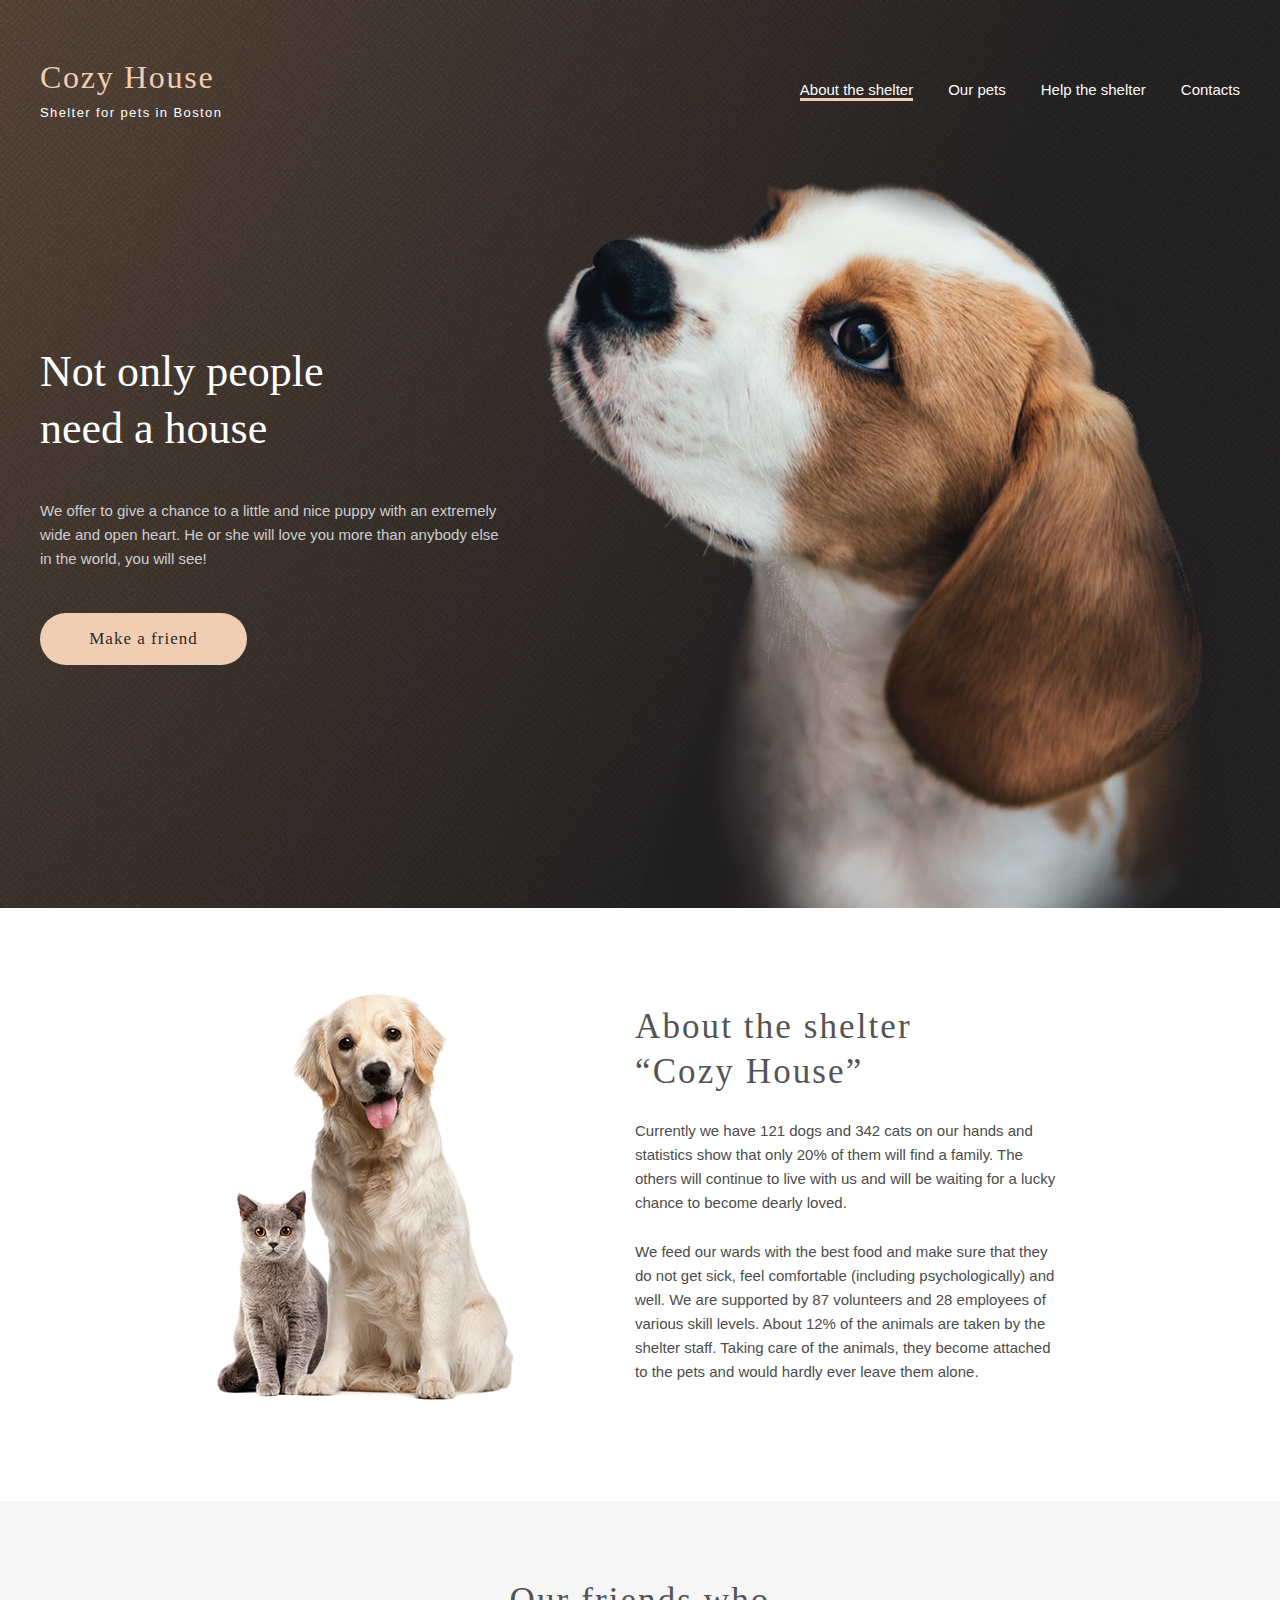
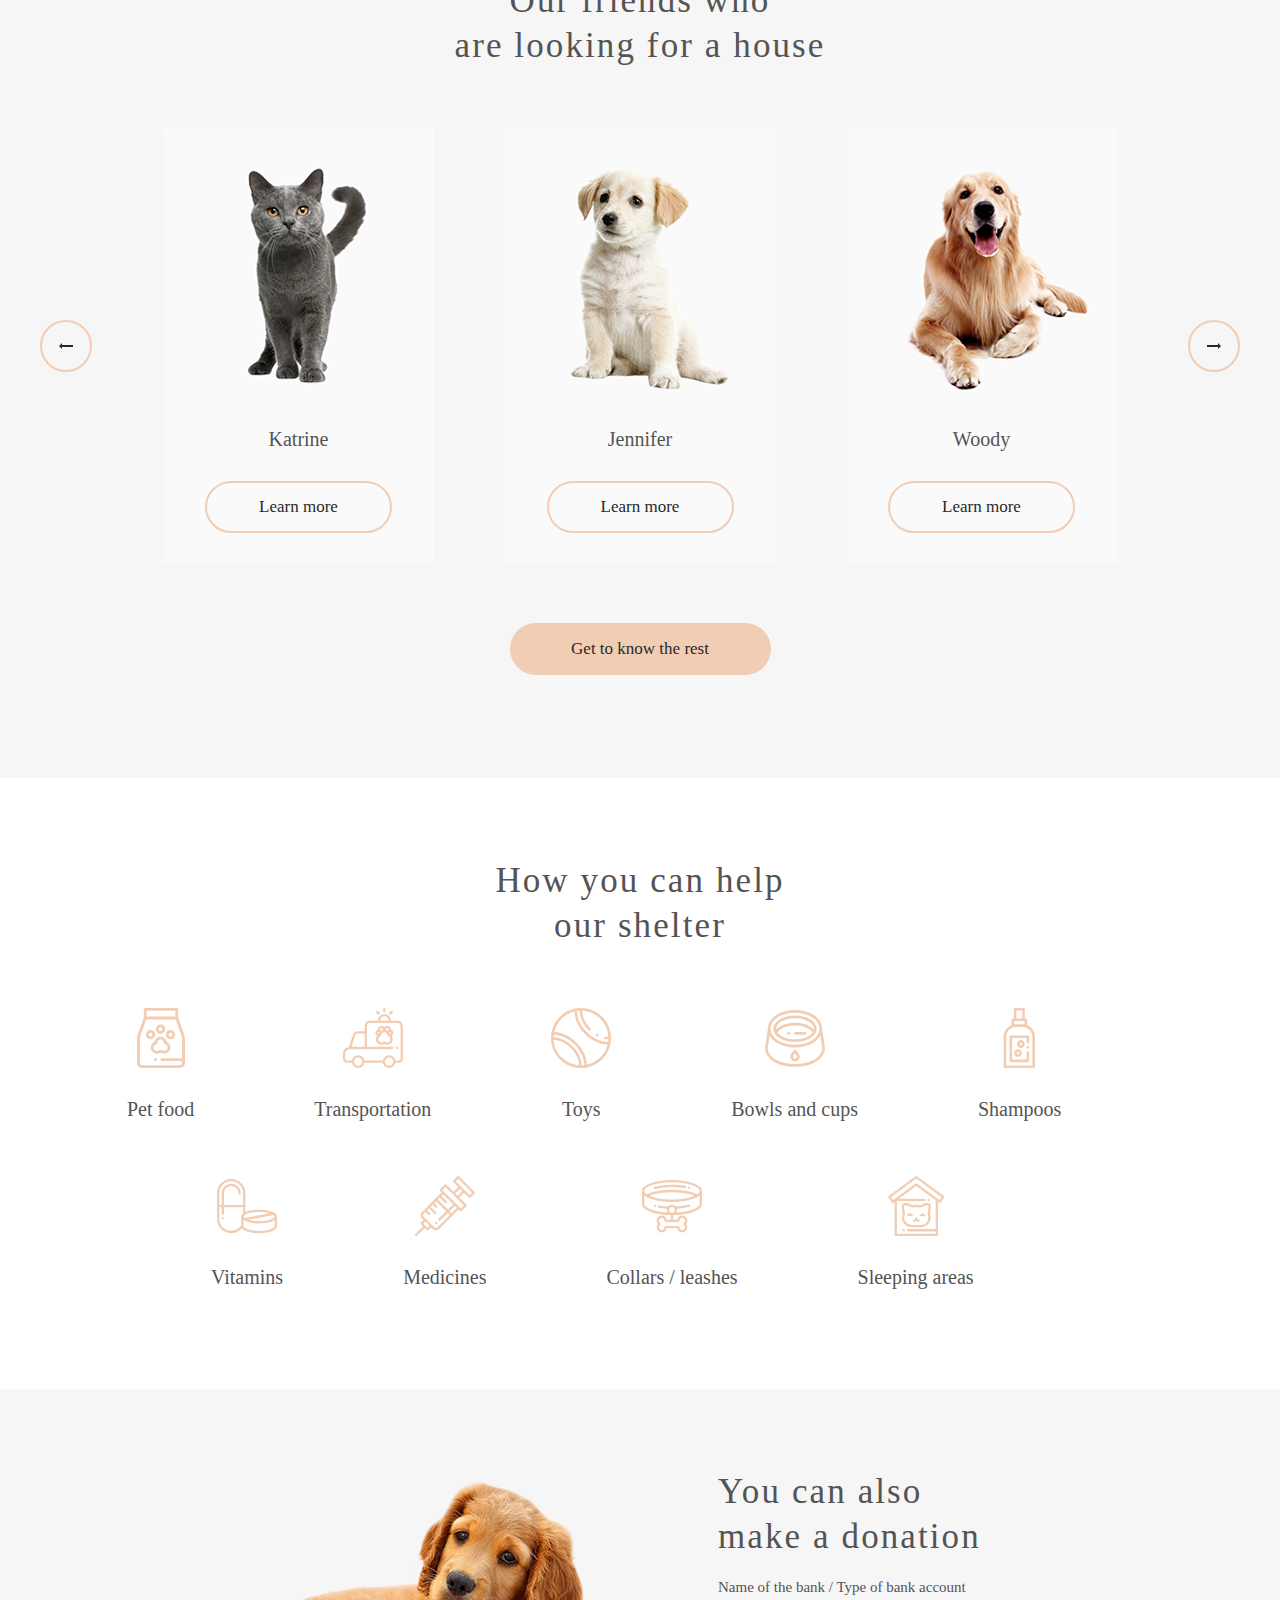
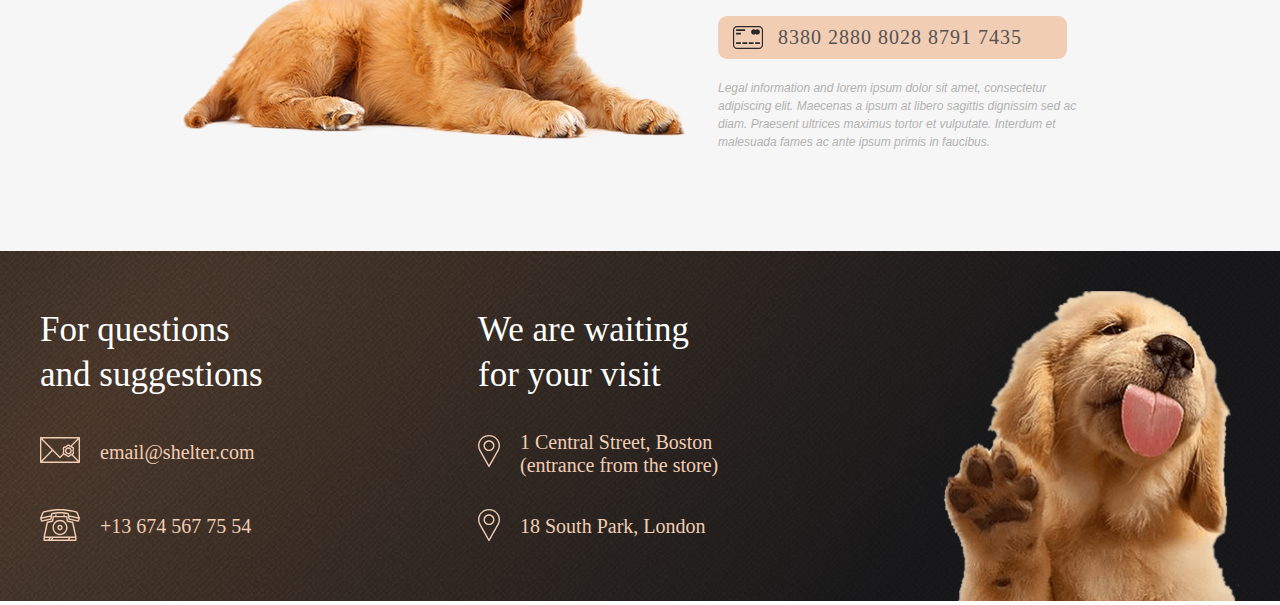
<file: cozyhouse/index.html>
<!DOCTYPE html>
<html lang="en">
<head>
    <meta charset="UTF-8">
    <meta http-equiv="X-UA-Compatible" content="IE=edge">
    <meta name="viewport" content="width=device-width, initial-scale=1.0">
    <link rel="stylesheet" href="./CSS/normalize.css">
    <link rel="stylesheet" href="./CSS/style.css">
    <link rel="stylesheet" href="./CSS/style_768.css">
    <title>Cozy house</title>
</head>
<body>
    <header class="header">
        <div class="wrapper">
            <div class="wrapper-row">
                <div class="top-menu">
                <div class="logo">
                    <a href="#">Cozy House</a>
                    <p>Shelter for pets in Boston</p>
                </div>
                <nav class="nav">
                    <ul class="menu">
                        <li class="list"><a class="link active" href="#about">About the shelter</a></li>
                        <li class="list"><a class="link" href="#our_pets">Our pets</a></li>
                        <li class="list"><a class="link" href="#help">Help the shelter</a></li>
                        <li class="list"><a class="link" href="#contacts">Contacts</a></li>
                    </ul>
                </nav>
            </div>
                <div class="need_house">
                    <div class="content_need_house">
                    <h1>Not only people<br> need a house</h1>
                    <p>We offer to give a chance to a little and nice puppy with an extremely<br> wide and open heart. He or she will love you more than anybody else<br> in the world, you will see!</p>
                    <div class="btn-neenhouse">
                        <a href=""><button>Make a friend</button></a>
                    </div>
                </div>
                    <div class="img-need_house">
                        <img src="./assets/img/start-screen-puppy.png" alt="puppy">
                    </div>
                </div>
            </div>
        </div>
    </header>

    <main class="main">
        <section class="section_about" id="about">
            <div class="about">
                <div class="img_about">
                    <img src="./assets/img/about-pets.png" alt="about_pets">
                </div>
                <div class="content-about">
                    <h2 class="title about_cozy_house">
                        About the shelter<br> “Cozy House”
                    </h2>
                    <p>Currently we have 121 dogs and 342 cats on our hands and<br> statistics show that only 20% of them will find a family. The<br> others will continue to live with us and will be waiting for a lucky<br> chance to become dearly loved.</p>
                    <p>We feed our wards with the best food and make sure that they<br> do not get sick, feel comfortable (including psychologically) and<br> well. We are supported by 87 volunteers and 28 employees of<br> various skill levels. About 12% of the animals are taken by the<br> shelter staff. Taking care of the animals, they become attached<br> to the pets and would hardly ever leave them alone.</p>
                </div>
            </div>
        </section>

        <section class="section_our_friends" id="our_pets">
            <div class="our_friends">
                    <h2 class="title our_friend">
                        Our friends who<br>
                        are looking for a house
                    </h2>
                

                <div class="cards">
                    <div class="btn_left">
                        <a href="#"><img src="./assets/svg/button_arrow_left.svg" alt="btn_left"></a>
                    </div>
                    <div class="card">
                        <img src="./assets/img/pets-katrine.png" alt="Katrine">
                        <h3>Katrine</h3>
                        <a href="#"><button>Learn more</button></a>
                    </div>

                    <div class="card">
                        <img src="./assets/img/pets-jennifer.png" alt="Jennifer">
                        <h3>Jennifer</h3>
                        <a href="#"><button>Learn more</button></a>
                    </div>

                    <div class="card">
                        <img src="./assets/img/pets-woody.png" alt="Woody">
                        <h3>Woody</h3>
                        <a href="#"><button>Learn more</button></a>
                    </div>
                    <div class="btn_right">
                        <a href="#"><img src="./assets/svg/button_arrow_right.svg" alt="btn_right"></a>
                    </div>
                </div>

                <div class="btn_our_pets">
                    <a href="#"><button>Get to know the rest</button></a>
                </div>
            </div>
        </section>

        <section class="section_help" id="help">
            <div class="help">
                <div class="content_help">
                    <h2 class="title content_help_pets">
                        How you can help<br>
                        our shelter
                    </h2>
                </div>
                <div class="cards_help">
                    <div class="card_help food">
                        <img src="./assets/svg/icon-pet-food.svg" alt="food">
                        <p>Pet food</p>
                    </div>

                    <div class="card_help transportation">
                        <img src="./assets/svg/icon-transportation.svg" alt="Transportation">
                        <p>Transportation</p>
                    </div>

                    <div class="card_help toys">
                        <img src="./assets/svg/icon-toys.svg" alt="toys">
                        <p>Toys</p>
                    </div>

                    <div class="card_help bowls">
                        <img src="./assets/svg/icon-bowls-and-cups.svg" alt="Bowls">
                        <p>Bowls and cups</p>
                    </div>

                    <div class="card_help shelter">
                        <img src="./assets/svg/icon-shampoos.svg" alt="Shelter">
                        <p>Shampoos</p>
                    </div>

                    <div class="card_help vitamins">
                        <img src="./assets/svg/icon-vitamins.svg" alt="Vitamins">
                        <p>Vitamins</p>
                    </div>

                    <div class="card_help medicines">
                        <img src="./assets/svg/icon-medicines.svg" alt="Medicines">
                        <p>Medicines</p>
                    </div>

                    <div class="card_help collars">
                        <img src="./assets/svg/icon-collars-leashes.svg" alt="Collars">
                        <p>Collars / leashes</p>
                    </div>

                    <div class="card_help sleeping">
                        <img src="./assets/svg/icon-sleeping-area.svg" alt="Sleeping">
                        <p>Sleeping areas</p>
                    </div>
                </div>
            </div>
        </section>

        <section class="section_donation" id="contacts">
            <div class="donation">
                <div class="img_donation">
                    <img src="./assets/img/donation-dog.png" alt="donation-dog">
                </div>
                <div class="content_donation">
                    <h2 class="title donation_help">
                        You can also<br> make a donation
                    </h2>
                    <p class="text_help">Name of the bank / Type of bank account</p>

                    <a href="#"><button><img src="./assets/svg/credit-card.svg" alt="card">8380 2880 8028 8791 7435</button></a>

                    <p class="text-donation">Legal information and lorem ipsum dolor sit amet, consectetur adipiscing elit. Maecenas a ipsum at libero sagittis dignissim sed ac diam. Praesent ultrices maximus tortor et vulputate. Interdum et malesuada fames ac ante ipsum primis in faucibus.</p>
                </div>
            </div>
        </section>
    </main>

    <footer class="footer">
        <div class="content_footer">
            <div class="content_footer_row">
            <div class="contacts">
                <div class="questions">
                        <h2 class="title_footer question">For questions<br> and suggestions</h2>
                    <div class="mail">
                        <a href="mailto:email@shelter.com"><img src="./assets/svg/icon-email.svg" alt="mail">
                        </a>
                        <p>email@shelter.com</p>
                    </div>

                    <div class="phone">
                        <a href="tel:+13 674 567 75 54"><img src="./assets/svg/icon-phone.svg" alt="phone">
                        </a>
                        <p>+13 674 567 75 54</p>
                    </div>
                </div>

                <div class="visit">
                        <h2 class="title_footer visition">We are waiting<br> for your visit</h2>
                    <div class="adress_Boston">
                        <a href="https://www.google.com/maps/place/1+Central+St,+Boston,+MA+02109,+%D0%A1%D0%A8%D0%90/@42.3585519,-71.0569203,17z/data=!3m1!4b1!4m5!3m4!1s0x89e370868bc2ce7b:0x82fa7db94f5fea9e!8m2!3d42.3585519!4d-71.0547263?hl=ru"><img src="./assets/svg/icon-lokation.svg" alt="lokation">
                        </a>
                        <p>1 Central Street, Boston<br> (entrance from the store)</p>
                    </div>
                    <div class="adress_London">
                        <a href="https://www.google.com/maps/place/%D0%9F%D0%B0%D1%80%D0%BA+%D0%AE%D0%B3/@51.4690816,-0.2568917,13z/data=!4m10!1m2!2m1!1s18+South+Park,+London+!3m6!1s0x48760f79376fa0e3:0x202ac3af5c1ea4ec!8m2!3d51.4690816!4d-0.1944951!15sChUxOCBTb3V0aCBQYXJrLCBMb25kb26SAQRwYXJr4AEA!16s%2Fm%2F0cc6kk9?hl=ru"><img src="./assets/svg/icon-lokation.svg" alt="lokation">
                        </a>
                        <p>18 South Park, London</p>
                    </div>
                </div>
            </div>
            <div class="img-footer">
                <img src="./assets/img/footer-puppy.png" alt="puppy">
            </div>
        </div>
    </div>
    </footer>
</body>
</html>
</file>
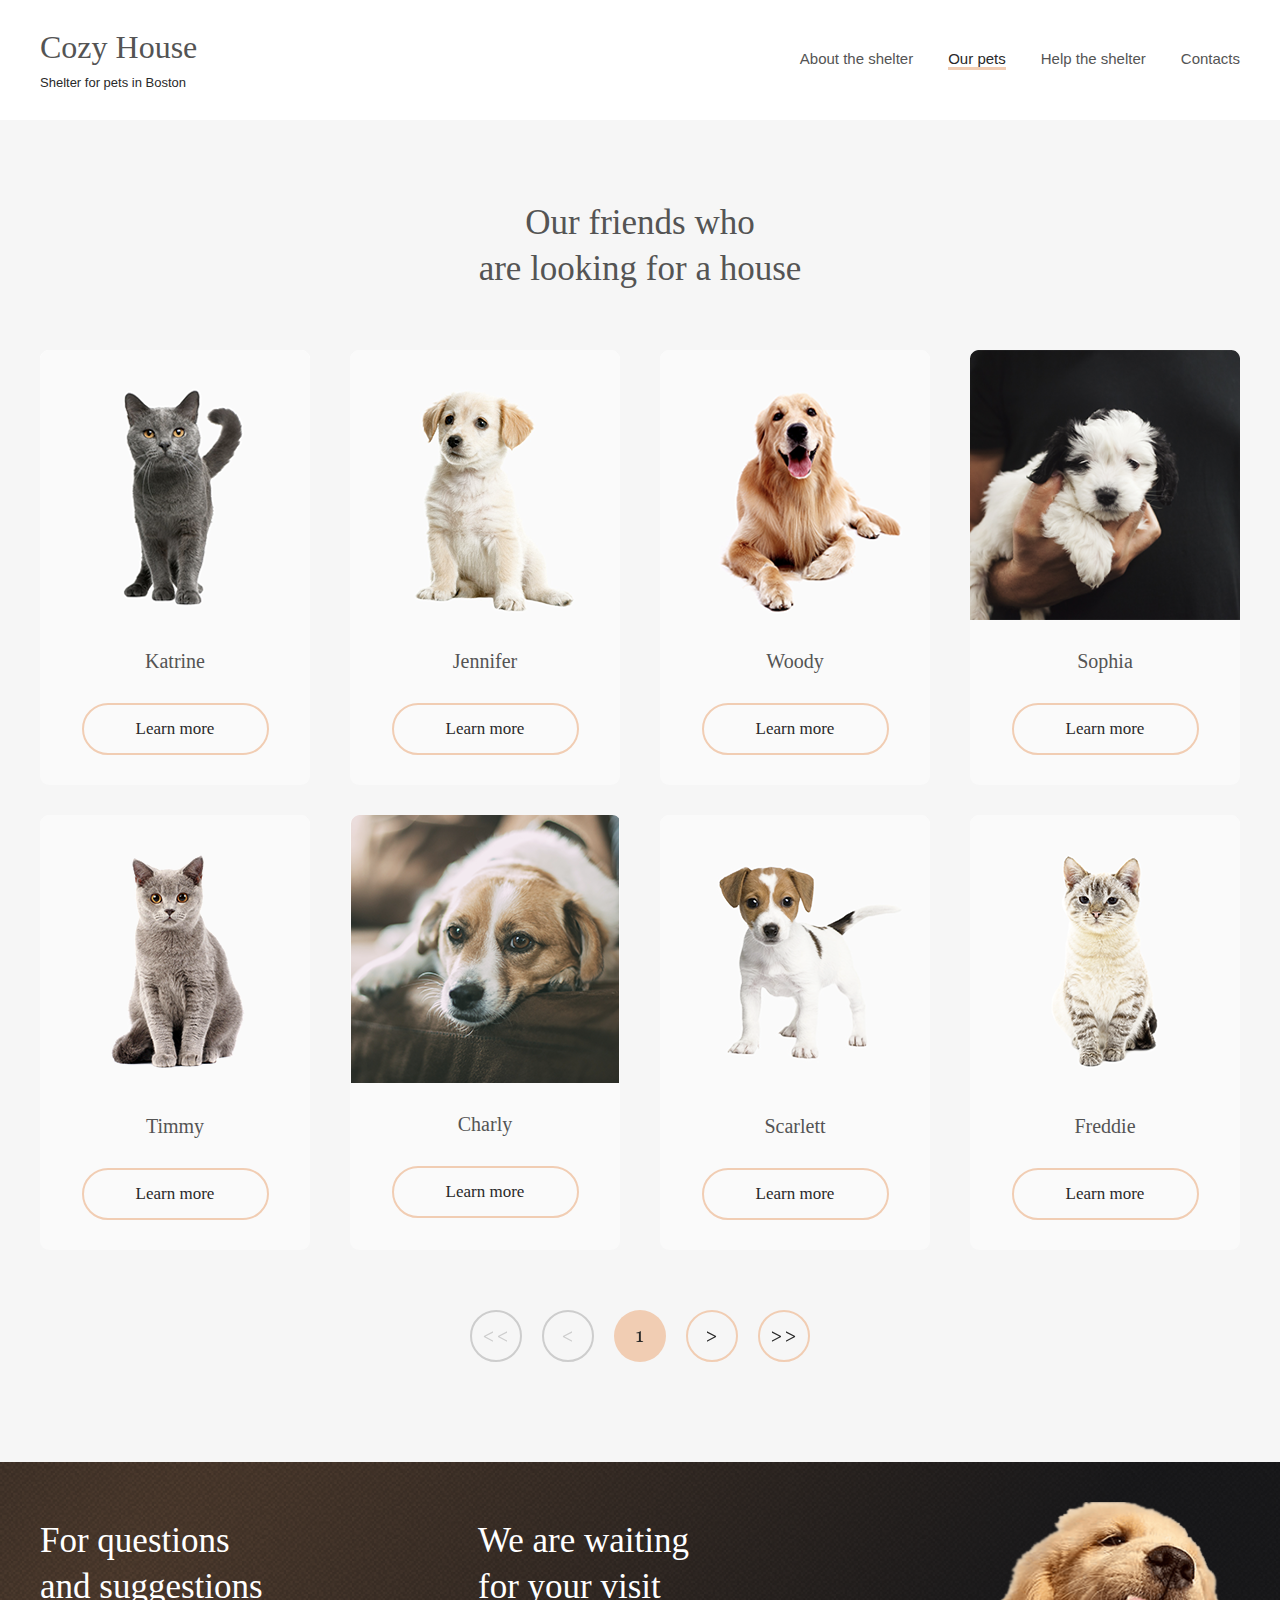
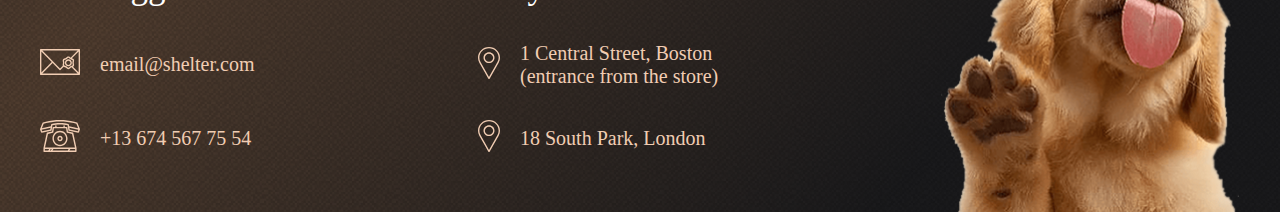
<file: cozyhouse/index2.html>
<!DOCTYPE html>
<html lang="en">
<head>
    <meta charset="UTF-8">
    <meta http-equiv="X-UA-Compatible" content="IE=edge">
    <meta name="viewport" content="width=device-width, initial-scale=1.0">
    <link rel="stylesheet" href="./CSS/normalize.css">
    <link rel="stylesheet" href="./CSS/style2.css">
    <title>Cozy house</title>
</head>
<body>
    <header class="header">
        <div class="wpapper_header">
            <div class="wpapper_header_row">
            <div class="logo">
                <a href="#">Cozy House</a>
                <p>Shelter for pets in Boston</p>
            </div>
            <nav class="nav">
                <ul class="menu">
                    <li class="list"><a class="link" href="#about">About the shelter</a></li>
                    <li class="list"><a class="link active" href="#our_pets">Our pets</a></li>
                    <li class="list"><a class="link" href="#help">Help the shelter</a></li>
                    <li class="list"><a class="link" href="#contacts">Contacts</a></li>
                </ul>
            </nav>
        </div>
    </div>
    </header>

    <main class="main">
        <section class="section_our_friends" id="our_pets">
            <div class="our_friends">
                <div class="title">
                    <h2>Our friends who<br>
                        are looking for a house</h2>
                </div>

                <div class="cards">
                    <div class="card">
                        <img src="./assets/img/pets-katrine_2.png" alt="Katrine">
                        <h3>Katrine</h3>
                        <div class="btn_card">
                        <a href=""><button>Learn more</button></a>
                    </div>
                    </div>

                    <div class="card">
                        <img src="./assets/img/pets-jennifer_2.png" alt="Jennifer">
                        <h3>Jennifer</h3>
                        <div class="btn_card">
                        <a href=""><button>Learn more</button></a>
                    </div>
                    </div>

                    <div class="card">
                        <img src="./assets/img/pets-woody_2.png" alt="Woody">
                        <h3>Woody</h3>
                        <div class="btn_card">
                        <a href=""><button>Learn more</button></a>
                    </div>
                    </div>

                    <div class="card">
                        <img src="./assets/img/pets-sophia_2.png" alt="Sophia">
                        <h3>Sophia</h3>
                        <div class="btn_card">
                        <a href=""><button>Learn more</button></a>
                    </div>
                    </div>

                    <div class="card">
                        <img src="./assets/img/pets-timmy_2.png" alt="Timmy">
                        <h3>Timmy</h3>
                        <div class="btn_card">
                        <a href=""><button>Learn more</button></a>
                    </div>
                    </div>

                    <div class="card">
                        <img src="./assets/img/card_charly_2.png" alt="Charly">
                        <h3>Charly</h3>
                        <div class="btn_card">
                        <a href=""><button>Learn more</button></a>
                    </div>
                    </div>

                    <div class="card">
                        <img src="./assets/img/pets-scarlet_2.png" alt="Scarlett">
                        <h3>Scarlett</h3>
                        <div class="btn_card">
                        <a href=""><button>Learn more</button></a>
                    </div>
                    </div>

                    <div class="card">
                        <img src="./assets/img/pets-freddie_2.png" alt="Freddie">
                        <h3>Freddie</h3>
                        <div class="btn_card">
                        <a href=""><button>Learn more</button></a>
                    </div>
                    </div>
                </div>

                <div class="btn">
                    <div class="btn_arrows">
                        <a href=""><img src="./assets/svg/button_paginator_inactive_left_2.svg" alt="left"></a>
                    </div>
                    <div class="btn_arrows">
                        <a href=""><img src="./assets/svg/button_paginator_inactive_2.svg" alt="left"></a>
                    </div>
                    <div class="btn_arrows active_btn">
                        <a href=""><img src="./assets/svg/button_paginator_active_2.svg" alt="active"></a>
                    </div>
                    <div class="btn_arrows">
                        <a href=""><img src="./assets/svg/button_paginator_2.svg" alt="right"></a>
                    </div>
                    <div class="btn_arrows">
                        <a href=""><img src="./assets/svg/button_paginator_right.svg" alt="right"></a>
                    </div>
                </div>
            </div>
        </section>
    </main>

    <footer class="footer">
        <div class="wrapper_footer">
            <div class="content_footer_row">
                <div class="contacts">
                    <div class="questions">
                            <h2 class="title_footer question">For questions<br> and suggestions</h2>
                        <div class="mail">
                            <a href="mailto:email@shelter.com"><img src="./assets/svg/icon-email.svg" alt="mail">
                            </a>
                            <p>email@shelter.com</p>
                        </div>
    
                        <div class="phone">
                            <a href="tel:+13 674 567 75 54"><img src="./assets/svg/icon-phone.svg" alt="phone">
                            </a>
                            <p>+13 674 567 75 54</p>
                        </div>
                    </div>
    
                    <div class="visit">
                            <h2 class="title_footer visition">We are waiting<br> for your visit</h2>
                        <div class="adress_Boston">
                            <a href="https://www.google.com/maps/place/1+Central+St,+Boston,+MA+02109,+%D0%A1%D0%A8%D0%90/@42.3585519,-71.0569203,17z/data=!3m1!4b1!4m5!3m4!1s0x89e370868bc2ce7b:0x82fa7db94f5fea9e!8m2!3d42.3585519!4d-71.0547263?hl=ru"><img src="./assets/svg/icon-lokation.svg" alt="lokation">
                            </a>
                            <p>1 Central Street, Boston<br> (entrance from the store)</p>
                        </div>
                        <div class="adress_London">
                            <a href="https://www.google.com/maps/place/%D0%9F%D0%B0%D1%80%D0%BA+%D0%AE%D0%B3/@51.4690816,-0.2568917,13z/data=!4m10!1m2!2m1!1s18+South+Park,+London+!3m6!1s0x48760f79376fa0e3:0x202ac3af5c1ea4ec!8m2!3d51.4690816!4d-0.1944951!15sChUxOCBTb3V0aCBQYXJrLCBMb25kb26SAQRwYXJr4AEA!16s%2Fm%2F0cc6kk9?hl=ru"><img src="./assets/svg/icon-lokation.svg" alt="lokation">
                            </a>
                            <p>18 South Park, London</p>
                        </div>
                    </div>
                </div>
                <div class="img-footer">
                    <img src="./assets/img/footer-puppy.png" alt="puppy">
                </div>
            </div>
        </div>
    </footer>
</body>
</html>
</file>
<file: cozyhouse/CSS/style.css>
html {
    scroll-behavior: smooth;
  }

body {
    margin: 0 auto;
    max-width: 1280px;
    box-sizing: border-box;
}
*,*::after, *::before {
    box-sizing: inherit;
}

h1,
h2,
h3,
p,
button,
a,
ul,
li {
    margin: 0;
    padding: 0;
}

a {
    text-decoration: none;
}

ul {
    list-style: none;
}

button {
    border: none;
}

 .wrapper { 
    width: 100%;
    max-width: 1280px;
    height: 100%;
    min-height: 908px;
    background-image: url(../assets/img/headerbg.png);
    background-repeat: no-repeat;
} 

.wrapper-row {
    display: flex;
    flex-direction: column;
    gap: 60px;   
}

.top-menu {
    min-height: 60px;
    max-width: 1200px;
    width: 100%;
    height: 100%;
    display: flex;
    justify-content: space-between;
    margin: 60px 40px 0 40px;
}

.logo {
    max-width: 184px;
    min-height: 60px;
    width: 100%;
    height: 100%;
    display: flex;
    flex-direction: column; 
    gap: 10px;
}

.logo a {
    font-family: 'Georgia';
    font-weight: 400;
    font-size: 32px;
    line-height: 110%;
    color: #F1CDB3;
    letter-spacing: 1.7px;

}

.logo p {
    font-family: 'Arial';
    font-weight: 400;
    font-size: 13px;
    line-height: 15px;
    color: #FFFFFF;
    letter-spacing: 1.4px;
}

.menu {
    display: flex;
    align-items: center;
    gap: 35px;
    max-width: 443px;
    min-height: 27px;
    width: 100%;
    height: 100%;
}


.link {
    font-family: 'Arial';
    font-weight: 400;
    font-size: 15px;
    line-height: 160%; 
    color: #FAFAFA;
}

.active {
    border-bottom: 3px solid #F1CDB3;
}

.need_house {
    max-width: 1200px;
    min-height: 728px;
    width: 100%;
    height: 100%;
    margin: 0px 40px 0 40px;
    display: flex;
    justify-content: space-between;
    gap: 42px;
}

.content_need_house {
    max-width: 460px;
    min-height: 322px;
    width: 100%;
    height: 100%;
    display: flex;
    flex-direction: column;
    gap: 42px;
    margin-top: 163px;
}

.content_need_house h1 {
    width: 310px;
    height: 114px;
    font-family: 'Georgia';
    font-weight: 400;
    font-size: 44px;
    line-height: 130%;
    color: #FFFFFF;
}

.content_need_house p {
    width: 460px;
    height: 72px;
    font-family: 'Arial';
    font-weight: 400;
    font-size: 15px;
    line-height: 160%;
    color: #CDCDCD;
}

.btn-neenhouse button {
    width: 207px;
    height: 52px;
    background: #F1CDB3;
    border-radius: 100px;
    font-family: 'Georgia';
    font-weight: 400;
    font-size: 17px;
    line-height: 130%;
    color: #292929;
    border: none;
    letter-spacing: 0.06em;
}

.btn-neenhouse button:hover {
cursor: pointer;
background: #FDDCC4;
transition: all 0.5s;
}

.img-need_house img {
    width: 698px;
    height: 728px;
}

.section_about {
    width: 100%;
    max-width: 1280px;
    height: 100%;
    min-height: 588px;
    background: #FFFFFF;
}

.about {
    display: flex;
    justify-content: space-between;
    gap: 120px;
    padding: 80px 40px 100px 40px;
}

.img_about {
    width: 300px;
    height: 408px;
    margin-left: 175px;
}

.content-about {
    max-width: 430px;
    width: 100%;
    min-height: 380px;
    height: 100%;
    display: flex;
    flex-direction: column;
    gap: 25px;
    margin-top: 11px;
    margin-bottom: 14px;
    margin-right: 175px;
}

.title {
font-family: 'Georgia';
font-weight: 400;
font-size: 35px;
line-height: 130%;
color: #545454;
letter-spacing: 0.06em;
}

.about_cozy_house {
    width: 370px;
    height: 90px;
}

.content-about p {
    font-family: 'Arial';
    font-weight: 400;
    font-size: 15px;
    line-height: 160%;
    color: #4C4C4C;  
}


.section_our_friends {
    width: 100%;
    max-width: 1280px;
    height: 100%;
    min-height: 877px;
    background: #F6F6F6;
}


.our_friends {
    display: flex;
    flex-direction: column;
    align-items: center;
    gap: 60px;
    padding: 77px 40px 100px 40px;
}


.our_friend {
text-align: center;
width: 400px;
height: 90px;
}

.cards {
    width: 100%;
    max-width: 1200px;
    height: 100%;
    min-height: 435px;
    display: flex;
    justify-content: space-between;
    gap: 53px;
}


.btn_left {
    width: 52px;
    height: 52px;
    margin-top: 192px;
}

.btn_left:hover {
    cursor: pointer;
    background: #FDDCC4;
    border-radius: 100px;
    transition: all 0.5s;
}

.card {
    width: 270px;
    height: 435px;
    background: #FAFAFA;
    display: flex;
    flex-direction: column;
    align-items: center;
    gap: 30px;
}

.card img {
    width: 270px;
    height: 270px;
}

.btn_right {
    width: 52px;
    height: 52px;
    margin-top: 192px;
}

.btn_right:hover {
    cursor: pointer;
    background: #FDDCC4;
    border-radius: 100px;
    transition: all 0.5s;
} 

.card h3 {
    font-family: 'Georgia';
    font-weight: 400;
    font-size: 20px;
    line-height: 23px;
    color: #545454;
}

.card button {
    width: 187px;
    height: 52px;
    border: 2px solid #F1CDB3;
    border-radius: 100px;
    font-family: 'Georgia';
    font-weight: 400;
    font-size: 17px;
    line-height: 130%;
    color: #292929;
    background: #FAFAFA;
}

.card button:hover {
    cursor: pointer;
    background: #FDDCC4;
    transition: all 0.5s;
}

.active:hover {
    background: #FAFAFA;
}

.btn_our_pets button {
    width: 261px;
    height: 52px;
    background: #F1CDB3;
    border-radius: 100px; 
    border: none;
    font-family: 'Georgia';
    font-weight: 400;
    font-size: 17px;
    line-height: 130%;
    color: #292929;
}

.btn_our_pets button:hover {
    cursor: pointer;
    background: #FDDCC4;
    transition: all 0.5s;
}

.section_help {
    width: 100%;
    max-width: 1280px;
    height: 100%;
    min-height: 611px;
    background: #FFFFFF;
}

.help {
    display: flex;
    flex-direction: column;
    align-items: center;
    gap: 60px;
    padding: 80px 40px 100px 40px;
}

.content_help {
    width: 308px;
    height: 90px;
}

.content_help_pets {
    text-align: center;
}


.cards_help {
    width: 100%;
    max-width: 1026px;
    height: 100%;
    min-height: 281px;
    display: flex;
    flex-wrap: wrap;
    column-gap: 120px;
    row-gap: 55px;
}

.card_help {
    display: flex;
    flex-direction: column;
    align-items: center;
    gap: 30px;
}

.card_help p {
    font-family: 'Georgia';
    font-weight: 400;
    font-size: 20px;
    line-height: 115%;
    color: #545454;
}

.vitamins {
    margin-left: 84px;
}


.section_donation {
    width: 100%;
    max-width: 1280px;
    height: 100%;
    min-height: 462px;
    background: #F6F6F6;
}


.donation {
    display: flex;  
    justify-content: space-between;
    gap: 30px;
    padding: 80px 182px 100px 183px;
}

.img_donation {
    width: 505px;
    height: 261px;
    margin-top: 11px;
    margin-bottom: 10px;
}

.content_donation {
    width: 380px;
    height: 282px;
    display: flex;
    flex-direction: column;
    align-items: flex-start;
    gap: 20px;
}

.donation_help {
    width: 300px;
    height: 90px
}

.text_help {
font-family: 'Georgia';
font-weight: 400;
font-size: 15px;
line-height: 110%;
color: #545454;
width: 307px;
height: 17px;
}

.text-donation {
height: 72px;
width: 380px;
font-family: 'Arial';
font-style: italic;
font-weight: 400;
font-size: 12px;
line-height: 18px;
color: #B2B2B2;
}

.content_donation button {
    width: 349px;
    height: 43px;
    background: #F1CDB3;
    border-radius: 9px;
    border: none;
    display: flex;
    align-items: center;
    gap: 15px;
    font-family: 'Georgia';
    letter-spacing: 1px;
    font-weight: 400;
    font-size: 20px;
    line-height: 115%;
    color: #545454;
    padding-left: 15px;
    padding-right: 15px;
}

.content_donation img {
    width: 30px;
    height: 23px;
}


.content_footer {
    width: 100%;
    max-width: 1280px;
    height: 100%;
    min-height: 350px;
    background: url(../assets/img/Footerbg.png);
    background-repeat: no-repeat;
}

.content_footer_row {
    padding: 40px 40px 0 40px;
    display: flex;
    justify-content: space-between;
    gap: 160px;
}

.contacts {
    display: flex;
    gap: 160px;
    padding-top: 16px;
    padding-bottom: 60px;
}


.questions {
    max-width: 278px;
    width: 100%;
    min-height: 234px;
    height: 100%;
    display: flex;
    flex-direction: column;
    gap: 40px;
}

.title_footer {
    font-family: 'Georgia';
    font-weight: 400;
    font-size: 35px;
    line-height: 130%;
    color: #FFFFFF;
}

.question {
    width: 278px;
    height: 90px;
}

.mail {
    width: 251px;
    height: 32px;
    display: flex;
   align-items: center;
   gap: 20px;
}

.mail p {
    font-family: 'Georgia';
    font-weight: 400;
    font-size: 20px;
    line-height: 115%;
    color: #F1CDB3;
}

.phone {
    display: flex;
    align-items: center;
    gap: 20px;
}

.phone p {
    font-family: 'Georgia';
    font-weight: 400;
    font-size: 20px;
    line-height: 115%;
    color: #F1CDB3;
}
.visit {
    width: 302px;
    height: 234px;
    display: flex;
    flex-direction: column;
    gap: 32px;
}

.visition {
    width: 270px;
    height: 90px;
}

.adress_Boston {
    display: flex;
    align-items: center;
    gap: 20px;
    padding-top: 2px;
}

.adress_Boston p {
    font-family: 'Georgia';
    font-weight: 400;
    font-size: 20px;
    line-height: 115%;
    color: #F1CDB3;
    
}

.adress_London {
    display: flex;
    align-items: center;
    gap: 20px;
}

.adress_London p {
    font-family: 'Georgia';
    font-weight: 400;
    font-size: 20px;
    line-height: 115%;
    color: #F1CDB3;
}

.img-footer {
    width: 300px;
    height: 310px;
}
</file>
<file: cozyhouse/CSS/style_768.css>
@media (max-width:768px) {

    .wrapper{
        max-width: 768px;
        background: url(../assets/img/Startbg768.png);
        background-repeat: no-repeat;
    }

    .top-menu {
        width: 708px;
        height: 60px;
        margin: 30px 30px 0 30px;
    }

    .need_house {
        max-width: 569px;
        min-height: 1015px;
        width: 100%;
        height: 100%;
        margin: 0 auto;
        flex-direction: column;
        align-items: center;
    }

    .img-need_house img {
        width: 569px;
        height: 593px;
        margin-left: 169px;
        margin-top: 58px;
    }

    .content_need_house {
        margin-top: 0px;
    }

    .btn-neenhouse {
        margin: 0 auto;
    }

    .section_about {
        width: 100%;
        max-width: 768px;
        height: 100%;
        min-height: 1048px;
        margin: 0;
    }
    
    .about {
        flex-direction: column-reverse;
        gap: 80px;
        padding: 80px 166px 100px 165px;
    }

    .img_about {
        margin: 0 auto;
    }

    .section_our_friends {
        width: 100%;
        max-width: 768px;
    }

    .cards {
        gap: 0px;
    }

    .section_help {
        width: 100%;
        max-width: 768px;
        height: 100%;
        min-height: 779px;
    }

    .help {
        padding: 80px 69px 100px 69px;
    }

    .cards_help {
        width: 100%;
        max-width: 768px;
        column-gap: 60px;
    }

    .card_help {
        width: 170px;
        height: 113px;
    }

    
.vitamins {
    margin-left: 0px;
}

.section_donation {
    width: 100%;
    max-width: 768px;
    height: 100%;
    min-height: 783px;
    
}

.donation {
   flex-direction: column-reverse;
    gap: 60px;
    padding-top: 80px;
}


.img_donation {
margin: 0 auto;
}

.content_donation {
    margin: 0 auto;
}

.content_footer {
    width: 100%;
    max-width: 768px;
    height: 100%;
    min-height: 639px;
    background: url(../assets/img/Footer.png_768.png);
    background-repeat: no-repeat;
}

.content_footer_row {
    padding: 30px 30px 0 30px;
    flex-direction: column;
    align-items: center;
    gap: 60px;
}

.contacts {
    gap: 60px;
    padding: 0; 
}

}
</file>
<file: cozyhouse/CSS/style2.css>
html {
    scroll-behavior: smooth;
  }

body {
    margin: 0 auto;
    max-width: 1280px;
    box-sizing: border-box;
}
*,*::after, *::before {
    box-sizing: inherit;
}

h1,
h2,
h3,
p,
button,
a,
ul,
li {
    margin: 0;
    padding: 0;
}

a {
    text-decoration: none;
}

ul {
    list-style: none;
}

button {
    border: none;
}


.wpapper_header {
    width: 100%;
    max-width: 1280px;
    height: 100%;
    min-height: 120px;
    background: #FFFFFF;
}


.wpapper_header_row {
   
    display: flex;
    justify-content: space-between;
    align-items: center;
    gap: 573px;
    padding: 30px 40px;
}

.logo {
    max-width: 184px;
    width: 100%;
    min-height: 60px;
    height: 100%;
    display: flex;
    flex-direction: column;
    gap: 10px;
}


.logo a {
    width: 184px;
    height: 35px;
    font-family: 'Georgia';
    font-weight: 400;
    font-size: 32px;
    line-height: 110%;
    color: #545454;
}


.logo p {
    width: 179px;
    height: 15px;
    font-family: 'Arial';
    font-weight: 400;
    font-size: 13px;
    line-height: 15px;
    color: #292929;
}


.menu {
    max-width: 443px;
    width: 100%;
    min-height: 27px;
    height: 100%;
    display: flex;
    justify-content: space-between;
    gap: 35px;
}

.link {
    font-family: 'Arial';
    font-weight: 400;
    font-size: 15px;
    line-height: 160%;
    color: #545454;
}


.active {
    border-bottom: 3px solid #F1CDB3;
    color: #292929;
}


.section_our_friends {
    max-width: 1280px;
    width: 100%;
    min-height: 1342px;
    height: 100%;
    background: #F6F6F6;   
}

.our_friends {
    padding: 80px 40px 100px 40px;
    display: flex;
    flex-direction: column;
    align-items: center;
    gap: 45px;
}

.title h2 {
    width: 400px;
    height: 90px;
    font-family: 'Georgia';
    font-weight: 400;
    font-size: 35px;
    line-height: 130%;
    text-align: center;
    color: #545454;
}


.cards {
    max-width: 1200px;
    width: 100%;
    min-height: 930px;
    height: 100%;
    display: flex;
    justify-content: space-between;
    flex-wrap: wrap;
    column-gap: 40px;
    row-gap: 30px;
    padding: 15px 0 15px 0;
}

.card {
    width: 270px;
    height: 435px;
    background: #FAFAFA;
    border-radius: 9px;
    display: flex;
    flex-direction: column;
    align-items: center;
    gap: 30px;
}

.card h3 {
    font-family: 'Georgia';
    font-weight: 400;
    font-size: 20px;
    line-height: 23px;
    text-align: center;
    color: #545454;
}

.btn_card button {
    width: 187px;
    height: 52px;
    border: 2px solid #F1CDB3;
    background: #FAFAFA;
    border-radius: 100px;
    font-family: 'Georgia';
    font-weight: 400;
    font-size: 17px;
    line-height: 130%;
    color: #292929;
}

.btn_card button:hover {
    cursor: pointer;
    background: #FDDCC4;
    transition: all 0.5s;
}

.btn {
    max-width: 340px;
    width: 100%;
    min-height: 52px;
    height: 100%;
    display: flex;
    justify-content: flex-start;
    gap: 20px;
}

.btn_arrows {
    width: 52px;
    height: 52px;
}

.btn_arrows:hover {
    cursor: pointer;
    background: #FDDCC4;
    border-radius: 100px;
    transition: all 0.5s;
}

.active_btn:hover {
    background: #F6F6F6 !important;
}

.wrapper_footer {
    width: 100%;
    max-width: 1280px;
    height: 100%;
    min-height: 350px;
    background: url(../assets/img/Footerbg.png);
    background-repeat: no-repeat;
}


.content_footer_row {
    padding: 40px 40px 0 40px;
    display: flex;
    justify-content: space-between;
    gap: 160px;
}


.contacts {
    display: flex;
    justify-content: flex-start;
    gap: 160px;
    padding-top: 16px;
    padding-bottom: 60px;
}

.questions {
    max-width: 278px;
    width: 100%;
    min-height: 234px;
    height: 100%;
    display: flex;
    flex-direction: column;
    gap: 40px;
}

.title_footer {
    font-family: 'Georgia';
    font-weight: 400;
    font-size: 35px;
    line-height: 130%;
    color: #FFFFFF;
}


.question {
    width: 278px;
    height: 90px;
}

.mail {
    width: 251px;
    height: 32px;
    display: flex;
   align-items: center;
   gap: 20px;
}

.mail p {
    font-family: 'Georgia';
    font-weight: 400;
    font-size: 20px;
    line-height: 115%;
    color: #F1CDB3;
}

.phone {
    display: flex;
    align-items: center;
    gap: 20px;
}

.phone p {
    font-family: 'Georgia';
    font-weight: 400;
    font-size: 20px;
    line-height: 115%;
    color: #F1CDB3;
}
.visit {
    width: 302px;
    height: 234px;
    display: flex;
    flex-direction: column;
    gap: 32px;
}
.visition {
    width: 270px;
    height: 90px;
}

.adress_Boston {
    display: flex;
    align-items: center;
    gap: 20px;
    padding-top: 2px;
}

.adress_Boston p {
    font-family: 'Georgia';
    font-weight: 400;
    font-size: 20px;
    line-height: 115%;
    color: #F1CDB3;
    
}
.adress_London {
    display: flex;
    align-items: center;
    gap: 20px;
}

.adress_London p {
    font-family: 'Georgia';
    font-weight: 400;
    font-size: 20px;
    line-height: 115%;
    color: #F1CDB3;
}


.img-footer {
    width: 300px;
    height: 310px;
}
</file>
